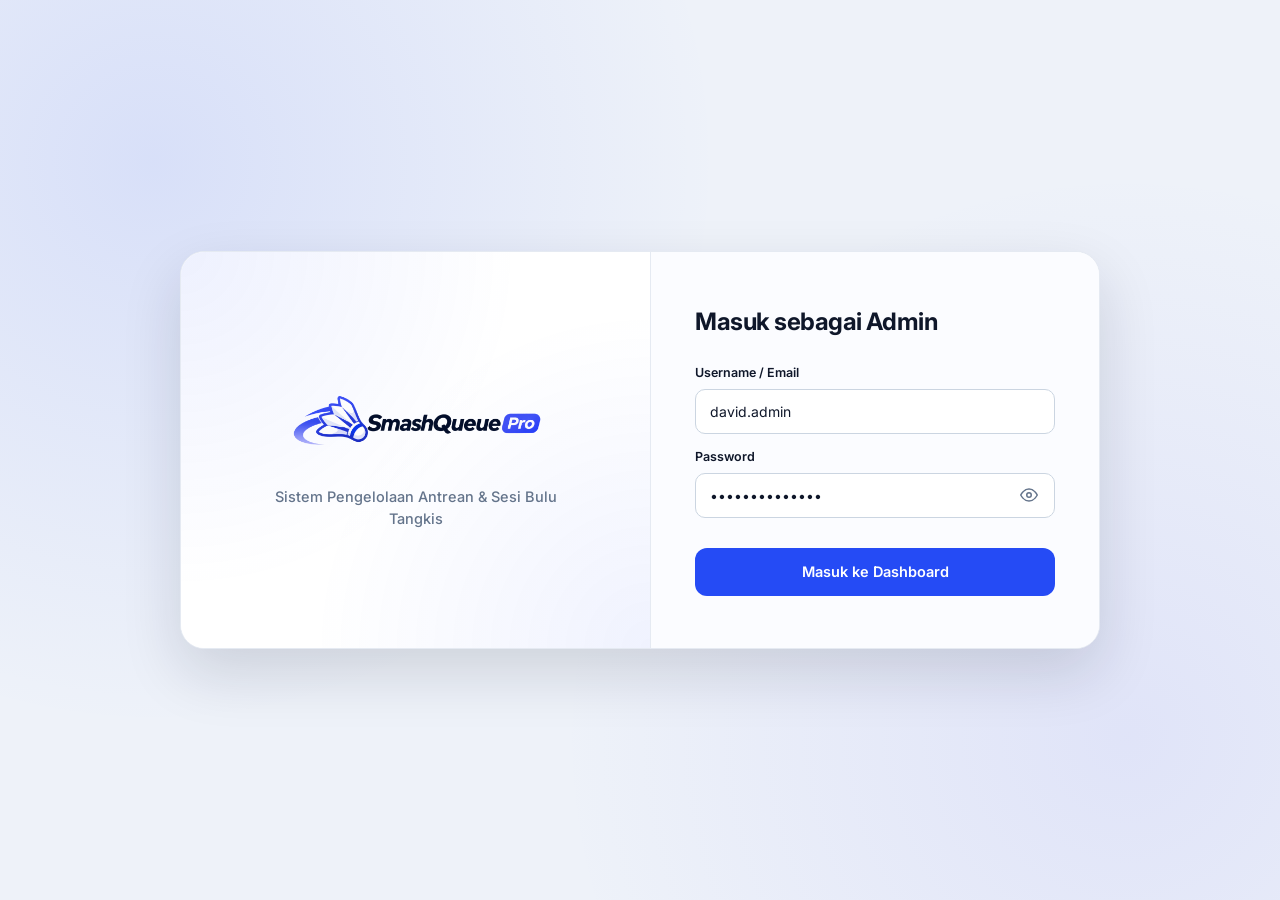
<file: index.html>
<!DOCTYPE html>
<html lang="id">
<head>
  <meta charset="UTF-8" />
  <meta name="viewport" content="width=device-width, initial-scale=1.0" />
  <title>SmashQueue Pro — Sistem Pengelolaan Antrean & Sesi Bulu Tangkis</title>
  <link rel="preconnect" href="https://fonts.googleapis.com" />
  <link rel="preconnect" href="https://fonts.gstatic.com" crossorigin />
  <link href="https://fonts.googleapis.com/css2?family=Inter:wght@400;500;600;700&family=JetBrains+Mono:wght@500;600;700&display=swap" rel="stylesheet" />
  <link rel="stylesheet" href="styles.css" />
</head>
<body>
  <!-- ==================== HALAMAN LOGIN ==================== -->
  <section id="loginScreen" class="login-screen">
    <div class="login-card">
      <!-- Sisi Kiri: Logo dan Subjudul -->
      <div class="login-brand-side">
        <div class="login-logo-wrap">
          <img src="IMKLogo.png" alt="SmashQueue Pro" class="login-logo-img" />
        </div>
        <p class="login-brand-desc">Sistem Pengelolaan Antrean &amp; Sesi Bulu Tangkis</p>
      </div>

      <!-- Sisi Kanan: Formulir Masuk Admin -->
      <div class="login-form-side">
        <h1 class="login-title">Masuk sebagai Admin</h1>
        <form id="loginForm">
          <div class="form-group">
            <label for="loginUsername" class="field-label">Username / Email</label>
            <input
              type="text"
              id="loginUsername"
              class="input input-lg"
              value="david.admin"
              placeholder="Masukkan username atau email"
              required
            />
          </div>

          <div class="form-group">
            <label for="loginPassword" class="field-label">Password</label>
            <div class="password-wrap">
              <input
                type="password"
                id="loginPassword"
                class="input input-lg"
                value="smashqueue2026"
                placeholder="Masukkan password"
                required
              />
              <button
                type="button"
                id="btnTogglePassword"
                class="eye-toggle-btn"
                aria-label="Tampilkan atau sembunyikan password"
              >
                <svg id="eyeIcon" width="18" height="18" viewBox="0 0 24 24" fill="none" stroke="currentColor" stroke-width="2" stroke-linecap="round" stroke-linejoin="round">
                  <path d="M1 12s4-8 11-8 11 8 11 8-4 8-11 8-11-8-11-8z"></path>
                  <circle cx="12" cy="12" r="3"></circle>
                </svg>
              </button>
            </div>
          </div>

          <button type="submit" class="btn btn-primary btn-block btn-lg mt-16">
            Masuk ke Dashboard
          </button>
        </form>
      </div>
    </div>
  </section>

  <!-- ==================== POP-UP SAMBUTAN LOGIN ==================== -->
  <div id="welcomeModal" class="welcome-backdrop" aria-hidden="true">
    <div class="welcome-dialog" role="alertdialog" aria-modal="true">
      <div class="check-anim-wrap">
        <svg class="checkmark-svg" viewBox="0 0 52 52" fill="none">
          <circle class="checkmark-circle" cx="26" cy="26" r="24" fill="none"></circle>
          <path class="checkmark-check" d="M14 27l7 7 16-16" fill="none"></path>
        </svg>
      </div>
      <h2 class="welcome-title">Selamat datang, David!</h2>
    </div>
  </div>

  <!-- ==================== WADAH APLIKASI UTAMA ==================== -->
  <div id="appShell" class="app-shell">
    <!-- HEADER ATAS (DESKTOP & MOBILE) -->
    <header class="app-header">
      <div class="header-main container">
        <!-- Logo dan Subjudul Aplikasi -->
        <div class="brand">
          <img src="IMKLogo.png" alt="SmashQueue Pro" class="header-logo-img" />
          <p class="brand-sub desktop-only">Sistem Pengelolaan Antrean &amp; Sesi Bulu Tangkis</p>
        </div>

        <!-- Navigasi Desktop dengan Indikator Bergeser -->
        <nav class="desktop-nav" id="desktopNav" aria-label="Navigasi Utama">
          <div class="nav-indicator" id="navIndicator"></div>
          <button class="nav-pill active" data-view="dashboard">
            <svg width="15" height="15" viewBox="0 0 24 24" fill="none" stroke="currentColor" stroke-width="2"><rect x="3" y="3" width="7" height="7" rx="1"/><rect x="14" y="3" width="7" height="7" rx="1"/><rect x="14" y="14" width="7" height="7" rx="1"/><rect x="3" y="14" width="7" height="7" rx="1"/></svg>
            <span>Dashboard Utama</span>
          </button>
          <button class="nav-pill" data-view="players">
            <svg width="15" height="15" viewBox="0 0 24 24" fill="none" stroke="currentColor" stroke-width="2"><path d="M17 21v-2a4 4 0 0 0-4-4H5a4 4 0 0 0-4 4v2"/><circle cx="9" cy="7" r="4"/><path d="M23 21v-2a4 4 0 0 0-3-3.87"/><path d="M16 3.13a4 4 0 0 1 0 7.75"/></svg>
            <span>Data Pemain</span>
          </button>
          <button class="nav-pill" data-view="generator">
            <svg width="15" height="15" viewBox="0 0 24 24" fill="none" stroke="currentColor" stroke-width="2"><path d="M15 4V2"/><path d="M15 16v-2"/><path d="M8 9h2"/><path d="M20 9h2"/><path d="M17.8 11.8 19 13"/><path d="M15 9h0"/><path d="M17.8 6.2 19 5"/><path d="m3 21 9-9"/><path d="M12.2 6.2 11 5"/></svg>
            <span>Generator Antrean</span>
          </button>
          <button class="nav-pill" data-view="sessions">
            <svg width="15" height="15" viewBox="0 0 24 24" fill="none" stroke="currentColor" stroke-width="2"><circle cx="12" cy="12" r="10"/><polyline points="12 6 12 12 16 14"/></svg>
            <span>Sesi Pemain</span>
          </button>
          <button class="nav-pill" data-view="payment">
            <svg width="15" height="15" viewBox="0 0 24 24" fill="none" stroke="currentColor" stroke-width="2"><rect x="2" y="5" width="20" height="14" rx="2"/><line x1="2" y1="10" x2="22" y2="10"/></svg>
            <span>Pembayaran &amp; Riwayat</span>
          </button>
        </nav>

        <!-- Profil Admin dan Menu Keluar -->
        <div class="admin-profile">
          <div class="admin-info desktop-only">
            <div class="admin-name"><span class="dot-green"></span> David</div>
            <div class="admin-time" id="liveClock">--:--:-- WIB</div>
          </div>
          <div class="admin-menu-wrap">
            <button
              class="avatar-btn"
              id="btnAdminInfo"
              aria-expanded="false"
              aria-haspopup="true"
              title="David"
            >
              DA
            </button>
            <div class="admin-popover" id="adminPopover">
              <div class="admin-popover-head">
                <strong>David</strong>
                <span>david.admin</span>
              </div>
              <button type="button" class="popover-item" id="btnResetData">
                <svg width="15" height="15" viewBox="0 0 24 24" fill="none" stroke="currentColor" stroke-width="2"><polyline points="1 4 1 10 7 10"/><path d="M3.51 15a9 9 0 1 0 2.13-9.36L1 10"/></svg>
                <span>Reset Semua Data</span>
              </button>
              <button type="button" class="popover-item danger" id="btnLogout">
                <svg width="15" height="15" viewBox="0 0 24 24" fill="none" stroke="currentColor" stroke-width="2"><path d="M9 21H5a2 2 0 0 1-2-2V5a2 2 0 0 1 2-2h4"/><polyline points="16 17 21 12 16 7"/><line x1="21" y1="12" x2="9" y2="12"/></svg>
                <span>Keluar (Logout)</span>
              </button>
            </div>
          </div>
        </div>
      </div>

      <!-- Bilah Ringkasan Status (Desktop) -->
      <div class="status-bar desktop-only">
        <div class="status-bar-inner container">
          <div class="status-metrics">
            <span class="metric-item">Pemain Terdaftar: <strong class="pill-count neutral" id="topTotal">0</strong></span>
            <span class="metric-item">
              <span class="dot-blue"></span> Siap/Menunggu: <strong class="pill-count blue" id="topWaiting">0</strong>
            </span>
            <span class="metric-item">
              <span class="dot-green"></span> Sedang Bermain: <strong class="pill-count green" id="topPlaying">0</strong>
            </span>
            <span class="metric-item">
              <span class="dot-amber"></span> Istirahat: <strong class="pill-count amber" id="topResting">0</strong>
            </span>
          </div>
          <div class="status-actions">
            <span class="court-status-pill available" id="topCourtStatus">● Lapangan Terpakai 0/2 (Kosong)</span>
            <button class="btn-autorotate active" id="btnAutoRotate" title="Otomatis masukkan antrean saat pertandingan selesai">
              <svg width="14" height="14" viewBox="0 0 24 24" fill="none" stroke="currentColor" stroke-width="2.2"><polygon points="13 2 3 14 12 14 11 22 21 10 12 10 13 2"/></svg>
              <span>Auto-Rotate</span>
            </button>
          </div>
        </div>
      </div>
    </header>

    <!-- KONTEN UTAMA -->
    <main class="app-main container">
      <!-- ==================== LAYAR 1: DASHBOARD UTAMA ==================== -->
      <section id="view-dashboard" class="view-section active">
        <div class="page-head">
          <div>
            <div class="page-title-row">
              <h1>Live Court Monitor <span class="desktop-inline">&amp; Ringkasan Antrean</span></h1>
              <span class="live-badge desktop-only" id="liveMatchBadge" style="display:none;"><span class="pulse-dot"></span> LIVE MATCH</span>
            </div>
          </div>
          <button class="btn btn-primary desktop-only" data-goto="generator">
            <svg width="15" height="15" viewBox="0 0 24 24" fill="none" stroke="currentColor" stroke-width="2"><path d="m3 21 9-9"/><path d="M15 4V2"/><path d="M15 16v-2"/><path d="M8 9h2"/><path d="M20 9h2"/></svg>
            Buka Generator Antrean
          </button>
        </div>

        <!-- 4 Kartu Ringkasan KPI -->
        <div class="kpi-grid">
          <div class="kpi-card">
            <div class="kpi-icon blue desktop-only">
              <svg width="20" height="20" viewBox="0 0 24 24" fill="none" stroke="currentColor" stroke-width="2"><path d="M17 21v-2a4 4 0 0 0-4-4H5a4 4 0 0 0-4 4v2"/><circle cx="9" cy="7" r="4"/><path d="M23 21v-2a4 4 0 0 0-3-3.87"/><path d="M16 3.13a4 4 0 0 1 0 7.75"/></svg>
            </div>
            <div>
              <div class="kpi-label">Total Pemain Aktif</div>
              <div class="kpi-value" id="kpiTotal">0 Orang</div>
            </div>
          </div>
          <div class="kpi-card">
            <div class="kpi-icon indigo desktop-only">
              <svg width="20" height="20" viewBox="0 0 24 24" fill="none" stroke="currentColor" stroke-width="2"><path d="M5 22h14"/><path d="M5 2h14"/><path d="M17 22v-4.172a2 2 0 0 0-.586-1.414L12 12l-4.414 4.414A2 2 0 0 0 7 17.828V22"/><path d="M7 2v4.172a2 2 0 0 0 .586 1.414L12 12l4.414-4.414A2 2 0 0 0 17 6.172V2"/></svg>
            </div>
            <div>
              <div class="kpi-label">Menunggu <span class="desktop-inline">di Antrean</span></div>
              <div class="kpi-value text-primary" id="kpiWaiting">0 Pemain</div>
            </div>
          </div>
          <div class="kpi-card">
            <div class="kpi-icon amber desktop-only">
              <svg width="20" height="20" viewBox="0 0 24 24" fill="none" stroke="currentColor" stroke-width="2"><path d="M18 8h1a4 4 0 0 1 0 8h-1"/><path d="M2 8h16v9a4 4 0 0 1-4 4H6a4 4 0 0 1-4-4V8z"/><line x1="6" y1="1" x2="6" y2="4"/><line x1="10" y1="1" x2="10" y2="4"/><line x1="14" y1="1" x2="14" y2="4"/></svg>
            </div>
            <div>
              <div class="kpi-label"><span class="desktop-inline">Sedang </span>Istirahat</div>
              <div class="kpi-value text-amber" id="kpiResting">0 Pemain</div>
            </div>
          </div>
          <div class="kpi-card">
            <div class="kpi-icon green desktop-only">
              <svg width="20" height="20" viewBox="0 0 24 24" fill="none" stroke="currentColor" stroke-width="2.2"><polyline points="20 6 9 17 4 12"/></svg>
            </div>
            <div>
              <div class="kpi-label">Lapangan <span class="desktop-inline">Beroperasi</span></div>
              <div class="kpi-value text-green" id="kpiCourts">0 / 2 Lapangan</div>
            </div>
          </div>
        </div>

        <!-- Grid Lapangan Aktif -->
        <div class="courts-grid" id="courtsContainer"></div>

        <!-- Antrean Masuk Berikutnya -->
        <div class="card queue-card">
          <div class="card-head">
            <div>
              <h2 class="card-title">
                <svg width="18" height="18" viewBox="0 0 24 24" fill="none" stroke="#254BF5" stroke-width="2"><line x1="8" y1="6" x2="21" y2="6"/><line x1="8" y1="12" x2="21" y2="12"/><line x1="8" y1="18" x2="21" y2="18"/><line x1="3" y1="6" x2="3.01" y2="6"/><line x1="3" y1="12" x2="3.01" y2="12"/><line x1="3" y1="18" x2="3.01" y2="18"/></svg>
                Antrean Masuk Berikutnya 
              </h2>
            </div>
            <span class="outline-pill-blue" id="queueWaitingBadge">Total 0 Pemain Dalam Daftar Tunggu</span>
          </div>

          <!-- Tabel Antrean Desktop -->
          <div class="table-wrap desktop-only">
            <table class="data-table">
              <thead>
                <tr>
                  <th>URUTAN</th>
                  <th>MATCHUP RENCANA</th>
                  <th>KATEGORI &amp; BALANCE SCORE</th>
                  <th>ALOKASI LAPANGAN</th>
                  <th>ESTIMASI MULAI</th>
                  <th class="text-right">AKSI</th>
                </tr>
              </thead>
              <tbody id="upNextTableBody"></tbody>
            </table>
          </div>

          <!-- Daftar Antrean Mobile -->
          <div class="mobile-only mobile-queue-list" id="upNextMobileList"></div>
        </div>
      </section>

      <!-- ==================== LAYAR 2: MANAJEMEN DATA PEMAIN ==================== -->
      <section id="view-players" class="view-section">
        <div class="page-head">
          <div>
            <h1>Manajemen Data Pemain</h1>
          </div>
          <div class="status-pills-row desktop-only">
            <span class="soft-pill green" id="pillPlaying2">▷ Bermain 0</span>
            <span class="soft-pill blue" id="pillWaiting2">⏱ Menunggu 0</span>
            <span class="soft-pill amber" id="pillResting2">☕ Istirahat 0</span>
          </div>
        </div>

        <div class="two-col-layout">
          <!-- Kolom Kiri: Daftar Pemain -->
          <div class="card">
            <div class="card-head compact desktop-only">
              <div>
                <h2 class="card-title">Daftar Pemain</h2>
                <p class="card-sub" id="playerListMeta">0 pemain aktif hari ini </p>
              </div>
            </div>

            <!-- Pencarian dan Filter Level -->
            <div class="filter-bar">
              <div class="search-group">
                <label for="searchPlayerInput" class="field-label">Cari pemain</label>
                <div class="input-icon-wrap">
                  <svg width="16" height="16" viewBox="0 0 24 24" fill="none" stroke="currentColor" stroke-width="2"><circle cx="11" cy="11" r="8"/><line x1="21" y1="21" x2="16.65" y2="16.65"/></svg>
                  <input type="text" id="searchPlayerInput" class="input" placeholder="Ketik nama pemain" />
                </div>
              </div>

              <div class="level-filter-group">
                <span class="field-label">Filter level</span>
                <div class="segmented" id="levelFilterSeg">
                  <button class="seg-btn active" data-level="ALL">Semua</button>
                  <button class="seg-btn" data-level="A">Level A</button>
                  <button class="seg-btn" data-level="B">Level B</button>
                  <button class="seg-btn" data-level="C">Level C</button>
                </div>
              </div>
            </div>

            <!-- Tabel Pemain Desktop -->
            <div class="table-wrap desktop-only">
              <table class="data-table">
                <thead>
                  <tr>
                    <th>No</th>
                    <th>Nama Pemain</th>
                    <th>JK</th>
                    <th>Level</th>
                    <th>Status</th>
                    <th>Game</th>
                    <th>Aksi</th>
                  </tr>
                </thead>
                <tbody id="playersTableBody"></tbody>
              </table>
            </div>

            <!-- Kartu Pemain Mobile -->
            <div class="mobile-only mobile-players-list" id="playersMobileList"></div>

            <!-- Paginasi Daftar Pemain -->
            <div class="pagination-bar" id="playersPagination"></div>

            <!-- Tombol Buka Form Tambah Pemain (Mobile) -->
            <button class="btn btn-primary btn-block mobile-only mt-12" id="btnMobileToggleAdd">
              + Daftarkan Pemain Baru
            </button>
          </div>

          <!-- Kolom Kanan: Formulir Tambah & Ubah Level -->
          <div class="side-stack">
            <!-- Formulir Daftarkan Pemain Baru -->
            <div class="card" id="addPlayerCard">
              <h2 class="card-title mb-16">Daftarkan Pemain Baru</h2>
              <form id="addPlayerForm">
                <div class="form-group">
                  <label for="newPlayerName" class="field-label">Nama pemain</label>
                  <input type="text" id="newPlayerName" class="input" placeholder="Contoh: Budi Santoso" required />
                  <small class="field-hint">Tulis sesuai nama yang disebutkan pemain.</small>
                </div>

                <div class="form-group">
                  <span class="field-label">Jenis kelamin</span>
                  <div class="segmented full" id="newGenderSeg">
                    <button type="button" class="seg-btn active" data-value="L">Laki-laki</button>
                    <button type="button" class="seg-btn" data-value="P">Perempuan</button>
                  </div>
                </div>

                <div class="form-group">
                  <span class="field-label">Level kemampuan</span>
                  <div class="segmented full" id="newLevelSeg">
                    <button type="button" class="seg-btn" data-value="A">Level A</button>
                    <button type="button" class="seg-btn active" data-value="B">Level B</button>
                    <button type="button" class="seg-btn" data-value="C">Level C</button>
                  </div>
                </div>

                <div class="btn-row">
                  <button type="submit" class="btn btn-primary flex-1">+ Daftarkan Pemain</button>
                  <button type="button" class="btn btn-outline" id="btnResetAddForm">Batal</button>
                </div>
              </form>
            </div>
          </div>
        </div>
      </section>

      <!-- ==================== LAYAR 3: GENERATOR ANTREAN ==================== -->
      <section id="view-generator" class="view-section">
        <div class="page-head">
          <div>
            <h1>Generate Antrean &amp; Pertandingan</h1>
          </div>
          <button class="btn btn-primary mobile-full-btn" id="btnGenerateQueue">
            <svg width="15" height="15" viewBox="0 0 24 24" fill="none" stroke="currentColor" stroke-width="2"><path d="m3 21 9-9"/><path d="M15 4V2"/><path d="M15 16v-2"/><path d="M8 9h2"/><path d="M20 9h2"/></svg>
            Generate Antrean
          </button>
        </div>

        <div class="two-col-layout">
          <!-- Kolom Kiri: Pratinjau Hasil Generate -->
          <div class="card">
            <div class="card-head compact">
              <div>
                <h2 class="card-title">Pratinjau Hasil Generate</h2>
                <p class="card-sub" id="genPreviewMeta">0 pertandingan dari 0 pemain yang menunggu</p>
              </div>
              <span class="soft-pill neutral" id="genStatusBadge">Belum ada pratinjau</span>
            </div>

            <div class="alert-box blue mt-12">
              <svg width="16" height="16" viewBox="0 0 24 24" fill="none" stroke="currentColor" stroke-width="2"><circle cx="12" cy="12" r="10"/><polyline points="12 6 12 12 16 14"/></svg>
              <span>Pemain yang belum pernah bermain diprioritaskan. Anda masih bisa menukar pemain atau lapangan sebelum menerapkan.</span>
            </div>

            <div id="genPreviewList" class="gen-preview-list"></div>

            <!-- Bilah Aksi Terapkan Pratinjau -->
            <div class="gen-apply-bar" id="genApplyBar">
              <span class="gen-apply-note desktop-only" id="genApplyNote">Belum ada antrean untuk diterapkan</span>
              <div class="btn-row">
                <button class="btn btn-outline" id="btnDiscardGen" disabled>Batalkan<span class="desktop-inline"> Perubahan</span></button>
                <button class="btn btn-primary" id="btnApplyGen" disabled>✓ Terapkan ke Antrean</button>
              </div>
            </div>
          </div>

          <!-- Kolom Kanan: Parameter, Prioritas Giliran, dan Permintaan Pasangan -->
          <div class="side-stack">
            <!-- Parameter Generate -->
            <div class="card">
              <h2 class="card-title mb-16">Parameter Generate</h2>

              <div class="toggle-row">
                <span>Utamakan pemain yang belum bermain</span>
                <div class="toggle-right">
                  <span class="toggle-state" id="lblParamPrioritize">Aktif</span>
                  <label class="switch">
                    <input type="checkbox" id="paramPrioritize" checked />
                    <span class="slider"></span>
                  </label>
                </div>
              </div>

              <div class="toggle-row">
                <span>Seimbangkan level dalam satu pasangan</span>
                <div class="toggle-right">
                  <span class="toggle-state" id="lblParamBalance">Aktif</span>
                  <label class="switch">
                    <input type="checkbox" id="paramBalance" checked />
                    <span class="slider"></span>
                  </label>
                </div>
              </div>

              <div class="toggle-row">
                <span>Terapkan permintaan pasangan</span>
                <div class="toggle-right">
                  <span class="toggle-state" id="lblParamPairReq">Aktif</span>
                  <label class="switch">
                    <input type="checkbox" id="paramPairReq" checked />
                    <span class="slider"></span>
                  </label>
                </div>
              </div>

              <div class="form-group mt-16">
                <span class="field-label">Alokasi lapangan</span>
                <div class="segmented full" id="paramCourtAlloc">
                  <button type="button" class="seg-btn active" data-value="auto">Otomatis</button>
                  <button type="button" class="seg-btn" data-value="manual">Pilih manual</button>
                </div>
                <small class="field-hint" id="courtAllocHint">Otomatis mengisi Lapangan 1 dan 2 sesuai urutan.</small>
              </div>
            </div>

            <!-- Daftar Prioritas Giliran -->
            <div class="card">
              <div class="card-head compact">
                <h2 class="card-title">Prioritas Giliran</h2>
                <span class="soft-pill blue" id="priorityCountBadge">⏱ 0 menunggu</span>
              </div>
              <p class="card-sub mb-12">Urutan prioritas berdasarkan jumlah game paling sedikit lalu waktu daftar.</p>
              <ol class="priority-list" id="priorityList"></ol>
            </div>

            <!-- Permintaan Pasangan -->
            <div class="card">
              <div class="card-head compact mb-12">
                <h2 class="card-title" id="pairReqTitle">Permintaan Pasangan (0)</h2>
              </div>

              <!-- Formulir Tambah Permintaan Pasangan -->
              <div class="pair-req-form mb-12">
                <div class="pair-select-row">
                  <select id="pairReqP1" class="input"></select>
                  <select id="pairReqP2" class="input"></select>
                </div>
                <button type="button" class="btn btn-soft-blue btn-sm btn-block mt-8" id="btnAddPairReq">
                  + Tambah Permintaan Pasangan
                </button>
              </div>

              <div id="pairReqList"></div>
            </div>
          </div>
        </div>
      </section>

      <!-- ==================== LAYAR 4: MANAJEMEN SESI PEMAIN ==================== -->
      <section id="view-sessions" class="view-section">
        <div class="page-head">
          <div>
            <h1>Manajemen Sesi Pemain</h1>
          </div>
          <div class="status-pills-row desktop-only">
            <span class="soft-pill blue" id="sessBadgeWaiting">0 Menunggu</span>
            <span class="soft-pill amber" id="sessBadgeResting">0 Istirahat</span>
            <span class="soft-pill green" id="sessBadgeLeft">0 Pulang</span>
          </div>
        </div>

        <div class="two-col-layout">
          <!-- Kolom Kiri: Daftar Pemain Berdasarkan Status -->
          <div class="card session-main-card">
            <div class="session-header-bar">
              <div>
                <h2 class="card-title">Daftar Sesi Pemain</h2>
                <p class="card-sub">Pilih tab status untuk melihat dan mengelola pemain.</p>
              </div>
            </div>

            <!-- Tab Status -->
            <div class="segmented full mb-16" id="sessionTabs">
              <button type="button" class="seg-btn active" data-stab="waiting" id="mTabWaiting">Menunggu 0</button>
              <button type="button" class="seg-btn" data-stab="resting" id="mTabResting">Istirahat 0</button>
              <button type="button" class="seg-btn" data-stab="left" id="mTabLeft">Pulang 0</button>
            </div>

            <!-- Panel Menunggu -->
            <div class="session-panel active" data-scol="waiting">
              <div id="sessionWaitingList" class="session-cards"></div>
              <div class="session-pager" id="sessionWaitingPager"></div>
            </div>

            <!-- Panel Istirahat -->
            <div class="session-panel" data-scol="resting">
              <div id="sessionRestingList" class="session-cards"></div>
            </div>

            <!-- Panel Pulang -->
            <div class="session-panel" data-scol="left">
              <div id="sessionLeftList" class="session-cards"></div>
            </div>
          </div>

          <!-- Kolom Kanan: Penjelasan & Aturan Status -->
          <div class="card session-guide-card">
            <div class="col-title-icon mb-12">
              <span class="mini-icon blue">
                <svg width="16" height="16" viewBox="0 0 24 24" fill="none" stroke="currentColor" stroke-width="2"><circle cx="12" cy="12" r="10"/><line x1="12" y1="16" x2="12" y2="12"/><line x1="12" y1="8" x2="12.01" y2="8"/></svg>
              </span>
              <h2 class="card-title">Panduan Status Sesi</h2>
            </div>

            <div class="guide-list">
              <div class="guide-item">
                <span class="soft-pill blue mb-8">Menunggu</span>
                <p class="rule-title">Siap masuk ke antrean berikutnya</p>
                <p class="rule-sub">Pemain otomatis masuk perhitungan generator. Klik <strong>Istirahat</strong> untuk menjeda sementara.</p>
              </div>

              <div class="guide-item">
                <span class="soft-pill amber mb-8">Istirahat</span>
                <p class="rule-title">Sementara tidak ikut antrean</p>
                <p class="rule-sub">Klik <strong>Kembali Antre</strong> untuk bergabung lagi, atau <strong>Pulangkan</strong> untuk menuju menu pembayaran.</p>
              </div>

              <div class="guide-item">
                <span class="soft-pill green mb-8">Pulang</span>
                <p class="rule-title">Sesi selesai &amp; pembayaran lunas</p>
                <p class="rule-sub">Pemain sudah mengakhiri sesi. Detail transaksi tersimpan otomatis di <strong>Pembayaran &amp; Riwayat</strong>.</p>
              </div>
            </div>

            <div class="alert-box amber mt-16">
              <div>
                <strong>⏱ Riwayat game tetap dihitung</strong>
                <p class="small-p">Jumlah game tidak direset saat istirahat agar prioritas giliran tetap adil saat kembali antre.</p>
              </div>
            </div>
          </div>
        </div>
      </section>

      <!-- ==================== LAYAR 5: PEMBAYARAN & RIWAYAT SESI ==================== -->
      <section id="view-payment" class="view-section">
        <div class="page-head">
          <div>
            <h1>Pembayaran &amp; Riwayat Sesi</h1>
          </div>
          <span class="outline-pill-blue desktop-only">Kasir / Admin</span>
        </div>

        <div class="two-col-layout">
          <!-- Kolom Kiri: Formulir Catat Pembayaran -->
          <div class="card">
            <div class="col-title-icon mb-4">
              <span class="mini-icon blue">
                <svg width="16" height="16" viewBox="0 0 24 24" fill="none" stroke="currentColor" stroke-width="2"><rect x="2" y="5" width="20" height="14" rx="2"/><line x1="2" y1="10" x2="22" y2="10"/></svg>
              </span>
              <h2 class="card-title">Catat Pembayaran</h2>
            </div>
            <p class="card-sub mb-16">Lengkapi pembayaran untuk mengakhiri sesi pemain.</p>

            <div class="payment-split">
              <div class="payment-form-col">
                <div class="form-group">
                  <label for="payPlayerSelect" class="field-label">Pemain</label>
                  <select id="payPlayerSelect" class="input"></select>
                </div>

                <div class="pay-stat-row">
                  <span class="text-muted">Durasi sesi</span>
                  <strong class="mono-box" id="payDuration">—</strong>
                </div>
                <div class="pay-stat-row">
                  <span class="text-muted">Game dimainkan</span>
                  <strong class="mono-box" id="payGames">—</strong>
                </div>
                <div class="pay-stat-row">
                  <span class="text-muted">Biaya sesi</span>
                  <strong class="mono-box" id="payFee">Rp —</strong>
                </div>

                <div class="form-group mt-16">
                  <span class="field-label">Metode pembayaran</span>
                  <div class="segmented full" id="payMethodSeg">
                    <button type="button" class="seg-btn active" data-value="QRIS">QRIS</button>
                    <button type="button" class="seg-btn" data-value="Cash">Cash</button>
                  </div>
                </div>
              </div>

              <!-- Area Visual Kode QR / Info Rekening -->
              <div class="payment-visual-box" id="paymentVisualBox"></div>
            </div>

            <div class="pay-confirm-area">
              <label class="checkbox-label">
                <input type="checkbox" id="payConfirmCheck" />
                <span>Pembayaran sudah diterima</span>
              </label>
              <small class="field-hint mobile-only" id="payMobileHint">Centang konfirmasi untuk mengaktifkan tombol.</small>

              <div class="btn-row mt-12">
                <button type="button" class="btn btn-outline" id="btnCancelPayment">Batal</button>
                <button type="button" class="btn btn-primary flex-1" id="btnOpenConfirmModal" disabled>
                  Konfirmasi Pembayaran &amp; Akhiri Sesi
                </button>
              </div>
            </div>
          </div>

          <!-- Kolom Kanan: Rincian Sesi (Desktop) -->
          <div class="card desktop-only">
            <div class="col-title-icon mb-4">
              <span class="mini-icon blue">
                <svg width="16" height="16" viewBox="0 0 24 24" fill="none" stroke="currentColor" stroke-width="2"><circle cx="12" cy="12" r="10"/><polyline points="12 6 12 12 16 14"/></svg>
              </span>
              <h2 class="card-title">Rincian Sesi</h2>
            </div>

            <div class="summary-rows">
              <div class="summary-row"><span>Nama pemain</span><strong id="sumName">—</strong></div>
              <div class="summary-row"><span>Level kemampuan</span><strong id="sumLevel">—</strong></div>
              <div class="summary-row"><span>Game dimainkan</span><strong id="sumGames">—</strong></div>
              <div class="summary-row"><span>Durasi sesi</span><strong class="mono" id="sumDuration">—</strong></div>
              <div class="summary-row"><span>Metode pembayaran</span><strong class="text-primary" id="sumMethod">QRIS</strong></div>
            </div>

            <div class="total-box mt-20">
              <span class="text-muted">Total Pembayaran</span>
              <div class="total-amount mono" id="sumTotal">Rp —</div>
              <small class="field-hint">Nilai mengikuti biaya sesi yang tercatat.</small>
            </div>
          </div>
        </div>

        <!-- Tabel Riwayat Sesi & Pembayaran -->
        <div class="card mt-20">
          <div class="col-title-icon mb-12">
            <span class="mini-icon blue">
              <svg width="16" height="16" viewBox="0 0 24 24" fill="none" stroke="currentColor" stroke-width="2"><path d="M14 2H6a2 2 0 0 0-2 2v16a2 2 0 0 0 2 2h12a2 2 0 0 0 2-2V8z"/><polyline points="14 2 14 8 20 8"/></svg>
            </span>
            <h2 class="card-title">Riwayat Sesi &amp; Pembayaran</h2>
          </div>

          <div class="table-wrap">
            <table class="data-table">
              <thead>
                <tr>
                  <th>WAKTU</th>
                  <th>PEMAIN</th>
                  <th>DURASI</th>
                  <th>GAME</th>
                  <th>METODE</th>
                  <th>NOMINAL</th>
                  <th>STATUS</th>
                </tr>
              </thead>
              <tbody id="historyTableBody"></tbody>
            </table>
          </div>
          <div id="historyEmptyState" class="empty-history">
            <span class="mini-icon blue">
              <svg width="18" height="18" viewBox="0 0 24 24" fill="none" stroke="currentColor" stroke-width="2"><rect x="2" y="5" width="20" height="14" rx="2"/><line x1="2" y1="10" x2="22" y2="10"/></svg>
            </span>
            <strong>Belum ada riwayat pembayaran</strong>
<p>Transaksi yang selesai akan muncul pada tabel ini.</p>
          </div>
        </div>
      </section>
    </main>

    <!-- NAVIGASI BAWAH KHUSUS MOBILE DENGAN INDIKATOR BERGESER -->
    <nav class="mobile-bottom-nav" id="mobileBottomNav" aria-label="Navigasi Mobile">
      <div class="mnav-indicator" id="mnavIndicator"></div>
      <button class="mnav-btn active" data-view="dashboard">
        <svg width="20" height="20" viewBox="0 0 24 24" fill="none" stroke="currentColor" stroke-width="2"><rect x="3" y="3" width="7" height="7" rx="1"/><rect x="14" y="3" width="7" height="7" rx="1"/><rect x="14" y="14" width="7" height="7" rx="1"/><rect x="3" y="14" width="7" height="7" rx="1"/></svg>
        <span>Dashboard</span>
      </button>
      <button class="mnav-btn" data-view="players">
        <svg width="20" height="20" viewBox="0 0 24 24" fill="none" stroke="currentColor" stroke-width="2"><path d="M17 21v-2a4 4 0 0 0-4-4H5a4 4 0 0 0-4 4v2"/><circle cx="9" cy="7" r="4"/><path d="M23 21v-2a4 4 0 0 0-3-3.87"/></svg>
        <span>Pemain</span>
      </button>
      <button class="mnav-btn" data-view="generator">
        <svg width="20" height="20" viewBox="0 0 24 24" fill="none" stroke="currentColor" stroke-width="2"><path d="m3 21 9-9"/><path d="M15 4V2"/><path d="M15 16v-2"/><path d="M8 9h2"/><path d="M20 9h2"/></svg>
        <span>Generator</span>
      </button>
      <button class="mnav-btn" data-view="sessions">
        <svg width="20" height="20" viewBox="0 0 24 24" fill="none" stroke="currentColor" stroke-width="2"><circle cx="12" cy="12" r="10"/><polyline points="12 6 12 12 16 14"/></svg>
        <span>Sesi</span>
      </button>
      <button class="mnav-btn" data-view="payment">
        <svg width="20" height="20" viewBox="0 0 24 24" fill="none" stroke="currentColor" stroke-width="2"><rect x="2" y="5" width="20" height="14" rx="2"/><line x1="2" y1="10" x2="22" y2="10"/></svg>
        <span>Bayar</span>
      </button>
    </nav>
  </div>

  <!-- DIALOG KONFIRMASI PEMBAYARAN -->
  <div class="modal-backdrop" id="confirmPaymentModal" aria-hidden="true">
    <div class="modal-dialog" role="dialog" aria-modal="true">
      <button class="modal-close" id="btnClosePayModal" aria-label="Tutup">&times;</button>
      <div class="modal-icon-danger">
        <svg width="22" height="22" viewBox="0 0 24 24" fill="none" stroke="currentColor" stroke-width="2.2"><path d="M10.29 3.86L1.82 18a2 2 0 0 0 1.71 3h16.94a2 2 0 0 0 1.71-3L13.71 3.86a2 2 0 0 0-3.42 0z"/><line x1="12" y1="9" x2="12" y2="13"/><line x1="12" y1="17" x2="12.01" y2="17"/></svg>
      </div>
      <h3 class="modal-title" id="modalPayTitle">Akhiri sesi pemain dan konfirmasi pembayaran?</h3>
      <p class="modal-body">
        Sesi bermain akan ditutup, status pemain berubah menjadi <strong>Pulang</strong>, dan transaksi dicatat ke Riwayat Sesi &amp; Pembayaran.
      </p>
      <p class="modal-warning">Tindakan ini tidak dapat dibatalkan.</p>

      <div class="modal-summary-pill">
        <div><strong id="modalPayName">—</strong> <span class="text-muted" id="modalPayLevel">• —</span></div>
        <div><strong id="modalPayGames">0 game</strong> <span class="text-muted">•</span> <strong id="modalPayMethod">QRIS</strong></div>
      </div>

      <div class="modal-actions">
        <button class="btn btn-outline" id="btnModalCancelPay">Kembali</button>
        <button class="btn btn-danger" id="btnModalConfirmPay">Ya, Akhiri Sesi</button>
      </div>
    </div>
  </div>

  <!-- DIALOG TUKAR PEMAIN (GENERATOR) -->
  <div class="modal-backdrop" id="swapPlayerModal" aria-hidden="true">
    <div class="modal-dialog" role="dialog" aria-modal="true">
      <button class="modal-close" id="btnCloseSwapModal" aria-label="Tutup">&times;</button>
      <h3 class="modal-title">Tukar Pemain pada Pertandingan</h3>
      <p class="modal-body">Pilih pemain yang ingin diganti dan pilih penggantinya dari pemain yang sedang menunggu.</p>

      <div class="form-group mt-16">
        <label for="swapSourceSelect" class="field-label">Pemain saat ini</label>
        <select id="swapSourceSelect" class="input"></select>
      </div>
      <div class="form-group">
        <label for="swapTargetSelect" class="field-label">Tukar dengan pemain</label>
        <select id="swapTargetSelect" class="input"></select>
      </div>

      <div class="modal-actions">
        <button class="btn btn-outline" id="btnCancelSwap">Batal</button>
        <button class="btn btn-primary" id="btnConfirmSwap">Terapkan Penukaran</button>
      </div>
    </div>
  </div>

  <!-- DIALOG UBAH LEVEL PEMAIN -->
  <div class="modal-backdrop" id="editLevelModal" aria-hidden="true">
    <div class="modal-dialog" role="dialog" aria-modal="true">
      <button class="modal-close" id="btnCloseEditLevelModal" aria-label="Tutup">&times;</button>
      <h3 class="modal-title mb-12">Ubah Level Pemain</h3>

      <div class="edit-level-summary">
        <strong id="editPlayerName">—</strong>
        <span class="level-chip" id="editOldLevel">—</span>
        <span class="arrow-muted">→</span>
        <span class="level-chip active" id="editNewLevelPreview">—</span>
      </div>

      <div class="form-group mt-16">
        <span class="field-label">Level baru</span>
        <div class="segmented full" id="editLevelSeg">
          <button type="button" class="seg-btn" data-value="A">Level A</button>
          <button type="button" class="seg-btn" data-value="B">Level B</button>
          <button type="button" class="seg-btn" data-value="C">Level C</button>
        </div>
      </div>

      <div class="alert-box amber" id="editLevelWarning">
        <svg width="16" height="16" viewBox="0 0 24 24" fill="none" stroke="currentColor" stroke-width="2"><path d="M10.29 3.86L1.82 18a2 2 0 0 0 1.71 3h16.94a2 2 0 0 0 1.71-3L13.71 3.86a2 2 0 0 0-3.42 0z"/><line x1="12" y1="9" x2="12" y2="13"/><line x1="12" y1="17" x2="12.01" y2="17"/></svg>
        <span id="editLevelWarningText">Pilih level baru untuk memperbarui data pemain.</span>
      </div>

      <div class="modal-actions">
        <button type="button" class="btn btn-outline" id="btnCancelLevel">Batal</button>
        <button type="button" class="btn btn-primary" id="btnSaveLevel">Simpan Level</button>
      </div>
    </div>
  </div>
  <!-- WADAH NOTIFIKASI TOAST -->
  <div id="toastContainer" class="toast-container" aria-live="polite"></div>

  <script src="js/core/state.js"></script>
  <script src="js/core/helpers.js"></script>
  <script src="js/core/navigation.js"></script>
  <script src="js/core/generator-settings.js"></script>
  <script src="js/core/counters.js"></script>
  <script src="js/views/dashboard.js"></script>
  <script src="js/views/players.js"></script>
  <script src="js/views/generator.js"></script>
  <script src="js/views/sessions.js"></script>
  <script src="js/views/payment.js"></script>
  <script src="js/core/render-all.js"></script>
  <script src="js/events/00-load-state.js"></script>
  <script src="js/events/01-login.js"></script>
  <script src="js/events/02-navigation.js"></script>
  <script src="js/events/03-dashboard.js"></script>
  <script src="js/events/04-players.js"></script>
  <script src="js/events/05-generator.js"></script>
  <script src="js/events/06-sessions.js"></script>
  <script src="js/events/07-payment.js"></script>
  <script src="js/events/08-clock-and-courts.js"></script>
  <script src="js/events/09-initial-render.js"></script>
</body>
</html>
</file>
<file: styles.css>
/* FILE INDUK CSS. Pertahankan urutan impor untuk menjaga prioritas/cascade CSS. */
@import url("css/00-base.css");
@import url("css/01-login.css");
@import url("css/02-welcome.css");
@import url("css/03-app-shell.css");
@import url("css/04-navigation.css");
@import url("css/05-view-transitions.css");
@import url("css/06-buttons.css");
@import url("css/07-dashboard.css");
@import url("css/08-tables.css");
@import url("css/09-players-and-forms.css");
@import url("css/10-generator.css");
@import url("css/11-sessions.css");
@import url("css/12-payment.css");
@import url("css/13-modals-and-toast.css");
@import url("css/14-responsive.css");
</file>
